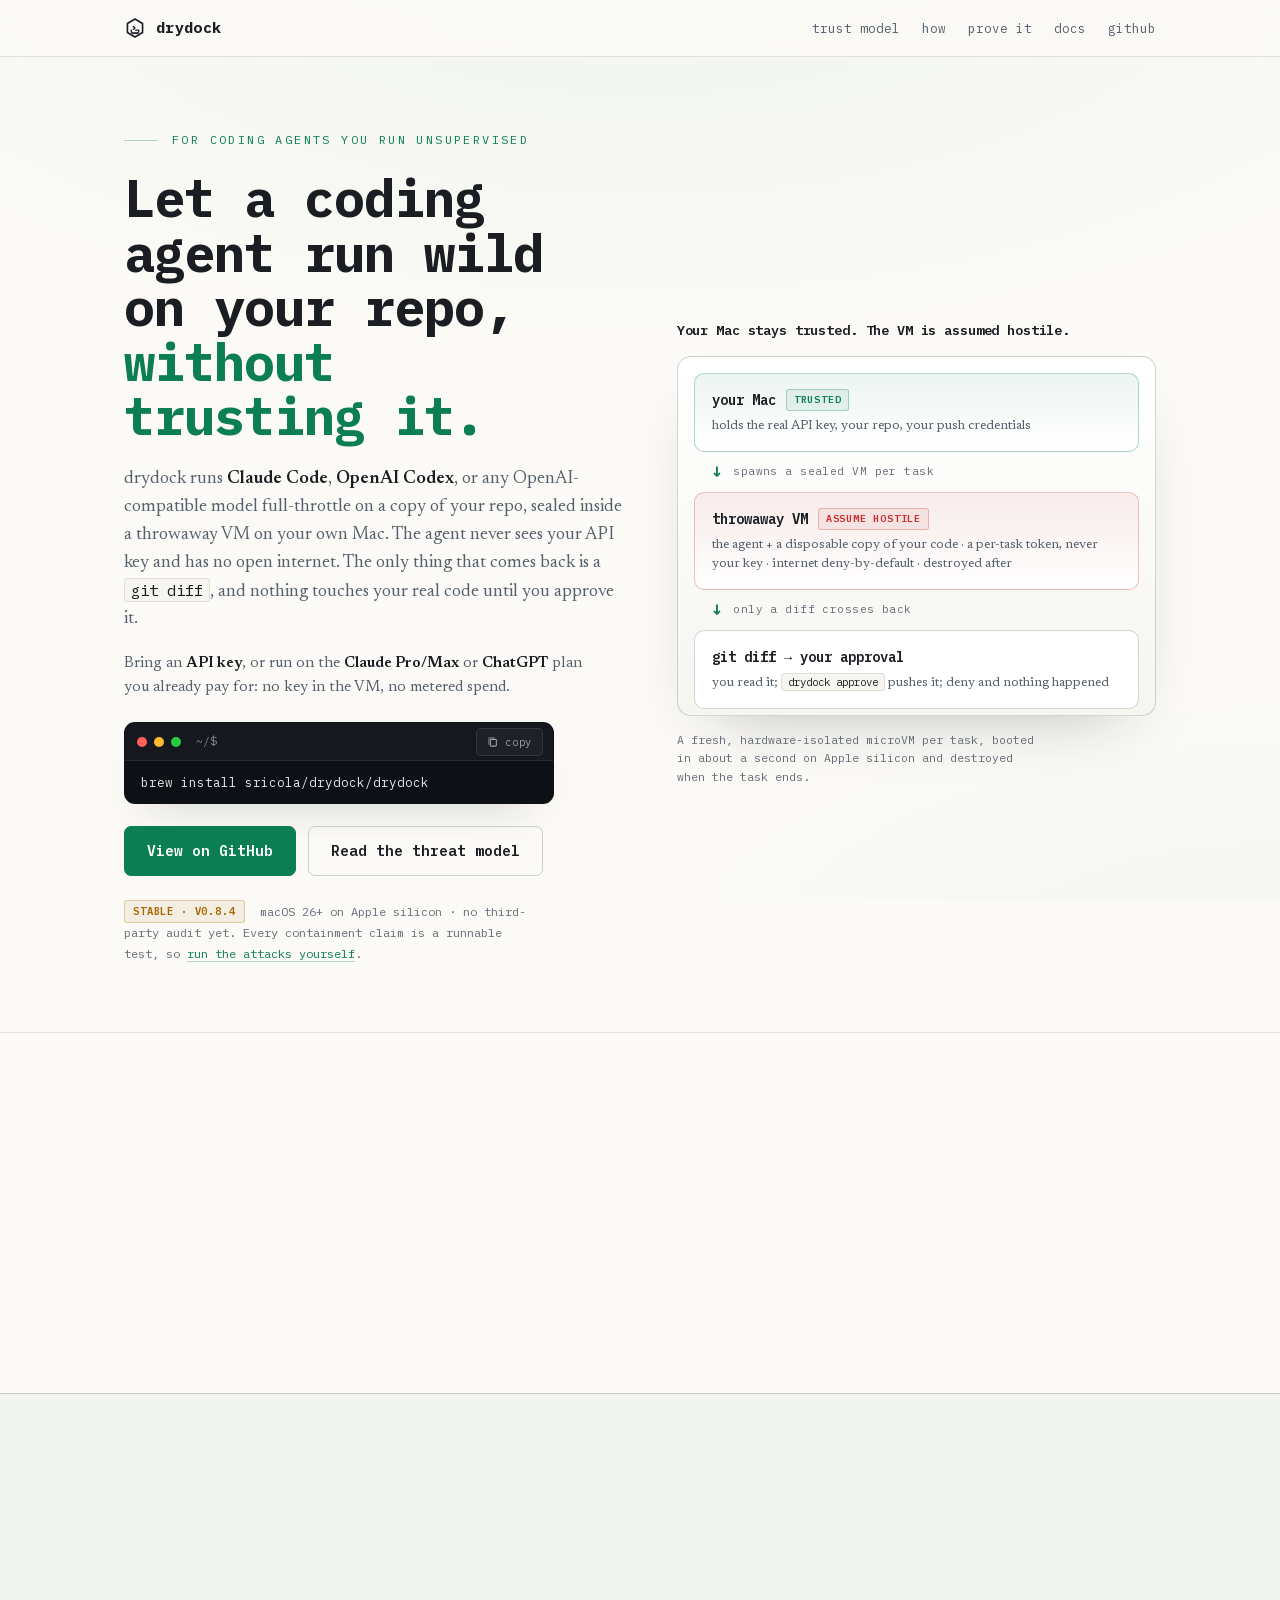
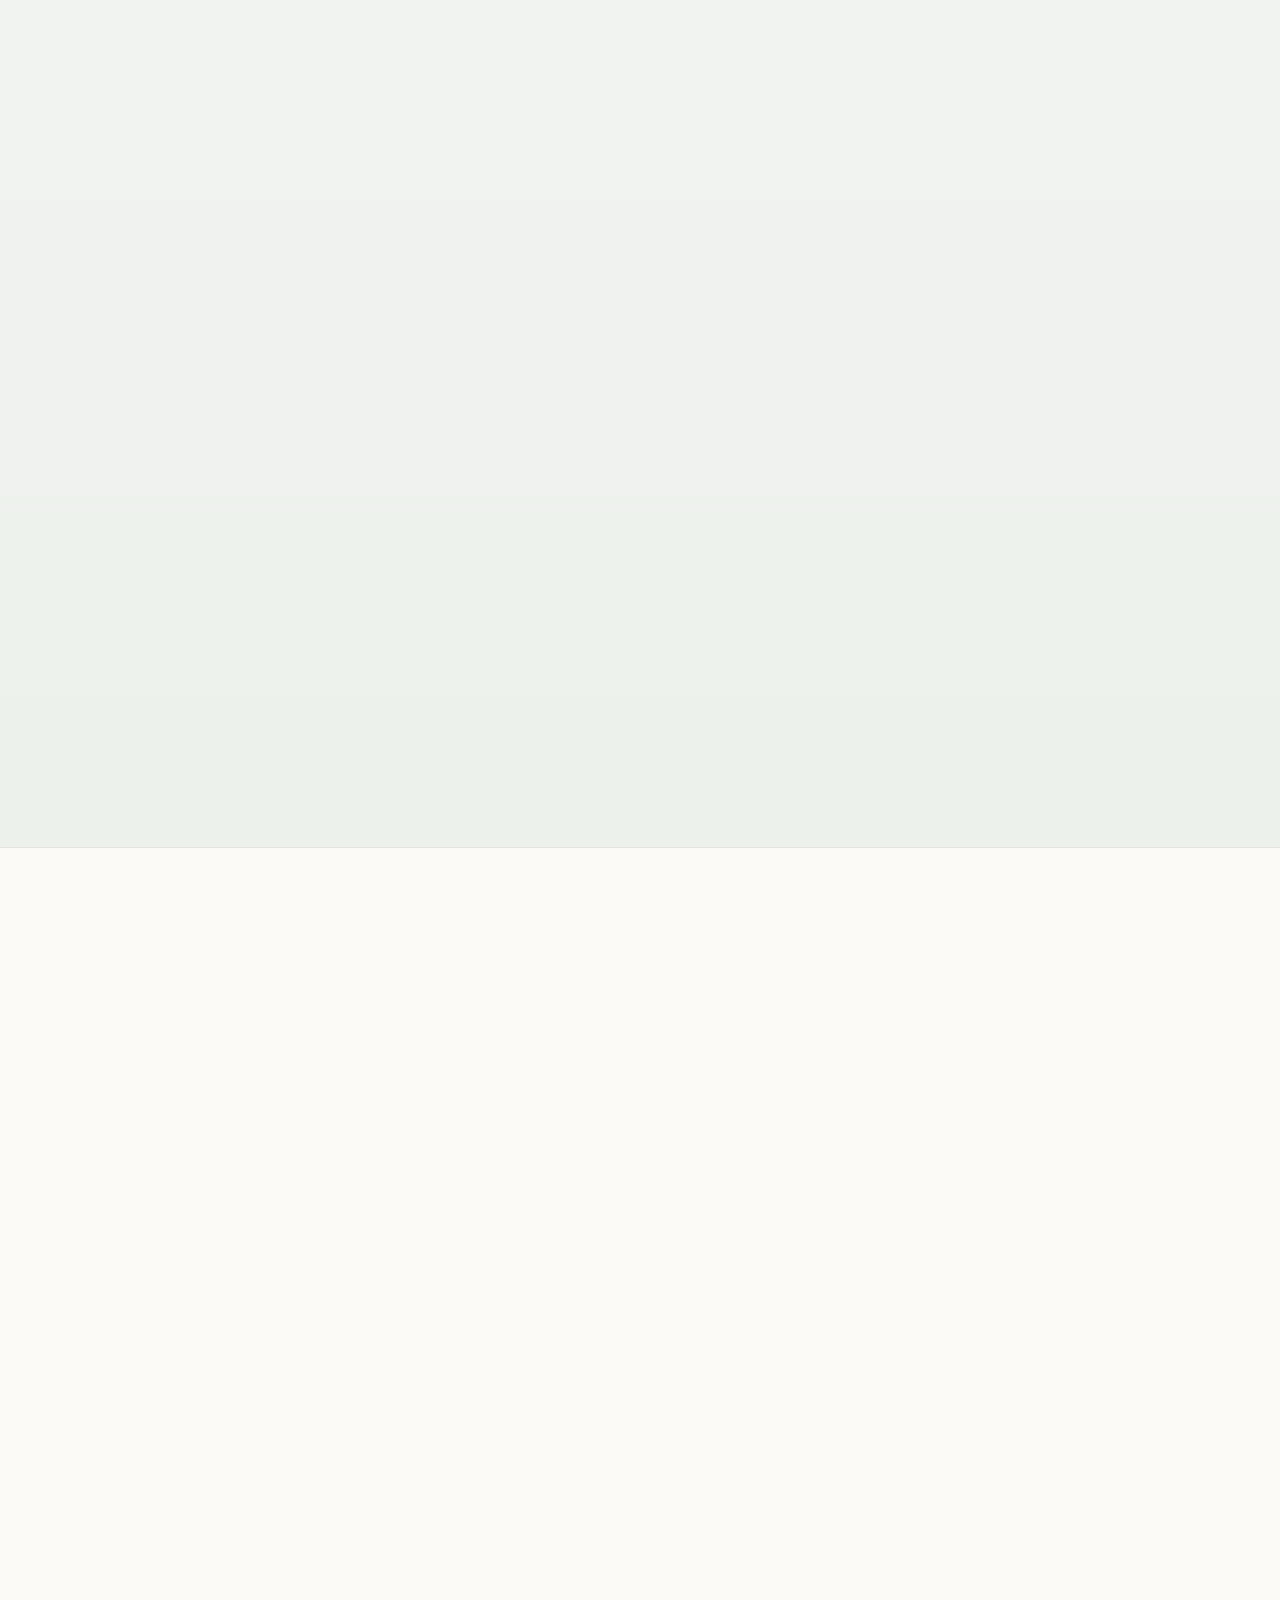
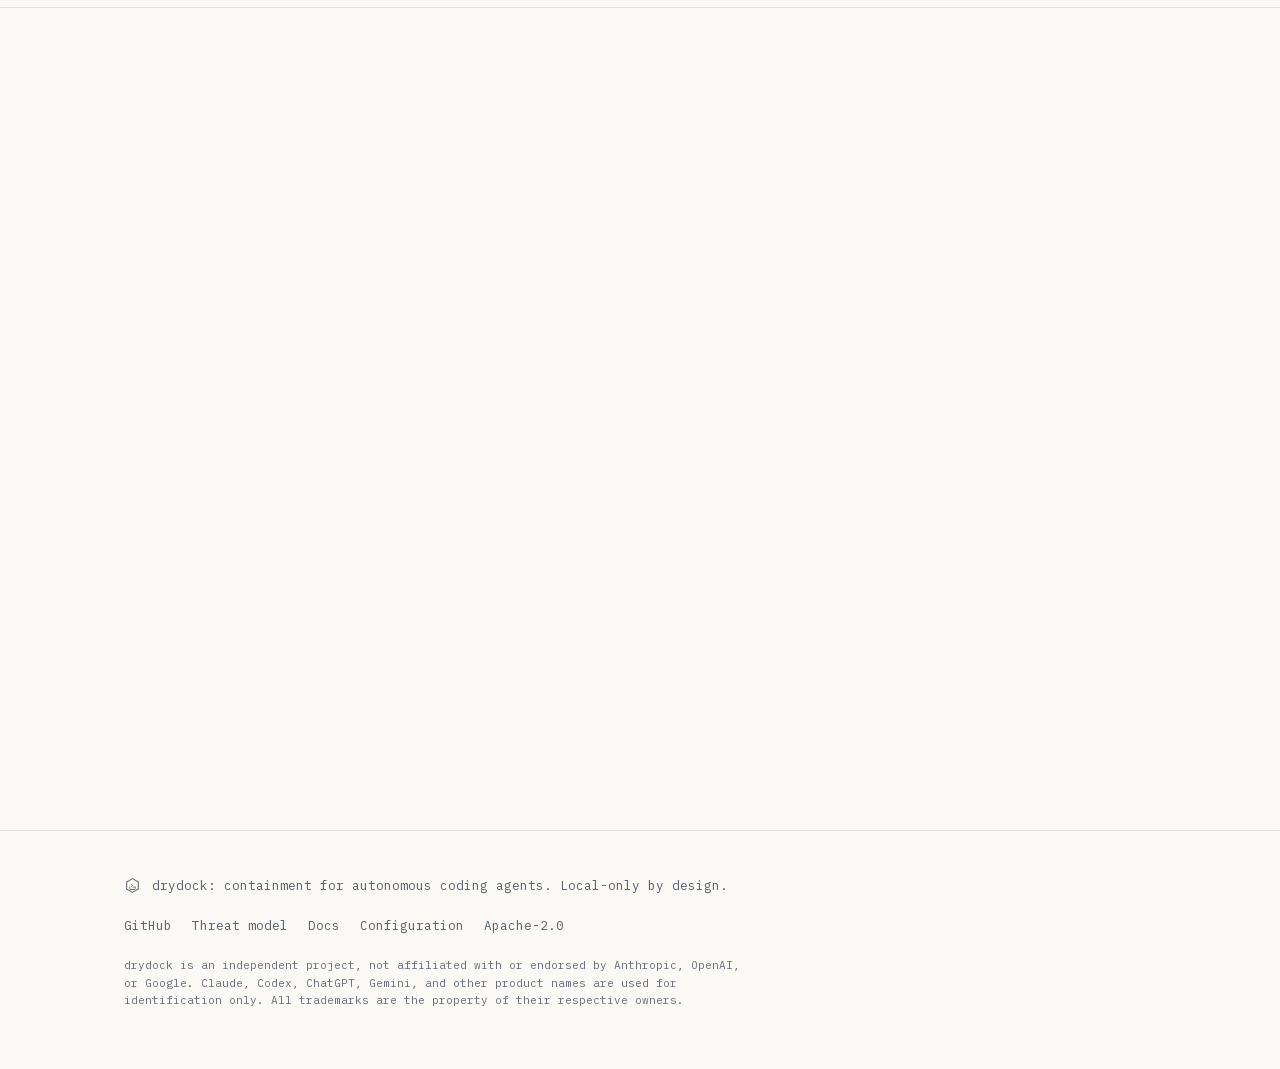
<file: site/index.html>
<!DOCTYPE html>
<html lang="en">
<head>
<meta charset="utf-8">
<meta name="viewport" content="width=device-width, initial-scale=1">
<!-- Self-hosted assets only; no third-party origins. frame-ancestors/HSTS are
     header-only and can't be set on GitHub Pages (meta ignores them). -->
<meta http-equiv="Content-Security-Policy" content="default-src 'self'; img-src 'self' data:; font-src 'self'; style-src 'self'; script-src 'self'; base-uri 'none'; form-action 'none'; object-src 'none'">
<meta name="theme-color" content="#fbfaf6">
<meta name="google-site-verification" content="JLpNG98OKVcYWfY9gf9xLWALQEkq_5NkRW2D9OKg3GA">
<meta name="msvalidate.01" content="60F7DADACD6A79BDE0381066E4965FA5">
<title>drydock: sandbox Claude Code, Codex &amp; any OpenAI-compatible model on your Mac</title>
<meta name="description" content="A sandbox for autonomous coding agents on macOS. Per-task hardware-isolated VMs, credential gateway, deny-by-default egress, human-gated diff push.">
<link rel="canonical" href="https://sricola.github.io/drydock/">
<link rel="icon" type="image/svg+xml" href="favicon.svg">
<link rel="alternate icon" href="favicon-32.png">
<!-- Open Graph / Twitter card -->
<meta property="og:title" content="drydock: run Claude Code, Codex &amp; any OpenAI-compatible model without trusting them">
<meta property="og:description" content="Run coding agents (Claude Code, Codex, or any OpenAI-compatible model) on your repos in per-task, hardware-isolated VMs on your Mac. The agent never sees your real API key; only a diff you approve gets out.">
<meta property="og:image" content="https://sricola.github.io/drydock/og-image.png">
<meta property="og:image:alt" content="drydock: a hardware-isolated sandbox for Claude Code, Codex, and any OpenAI-compatible model on macOS">
<meta property="og:url" content="https://sricola.github.io/drydock/">
<meta property="og:type" content="website">
<meta property="og:site_name" content="drydock">
<meta name="twitter:card" content="summary_large_image">
<meta name="twitter:title" content="drydock: run Claude Code, Codex &amp; any OpenAI-compatible model without trusting them">
<meta name="twitter:description" content="Run coding agents on your repos in a per-task, hardware-isolated sandbox on your Mac. The agent never sees your real API key; only a diff you approve gets out.">
<meta name="twitter:image" content="https://sricola.github.io/drydock/og-image.png">
<meta name="twitter:image:alt" content="drydock: a hardware-isolated sandbox for Claude Code, Codex, and any OpenAI-compatible model on macOS">
<script type="application/ld+json">
{
  "@context": "https://schema.org",
  "@type": "SoftwareApplication",
  "name": "drydock",
  "description": "A hardware-isolated sandbox for running coding agents (Claude Code, OpenAI Codex, or any OpenAI-compatible model) on your own repos, on macOS. The agent never sees your real API key, egress is deny-by-default, and only a diff you approve reaches your code.",
  "applicationCategory": "DeveloperApplication",
  "operatingSystem": "macOS 26+, Apple silicon",
  "url": "https://sricola.github.io/drydock/",
  "downloadUrl": "https://github.com/sricola/drydock",
  "license": "https://www.apache.org/licenses/LICENSE-2.0",
  "isAccessibleForFree": true,
  "offers": { "@type": "Offer", "price": "0", "priceCurrency": "USD" },
  "author": { "@type": "Person", "name": "sricola" }
}
</script>
<link rel="preload" as="font" type="font/woff2" crossorigin href="fonts/ibm-plex-mono-700.woff2">
<link rel="preload" as="font" type="font/woff2" crossorigin href="fonts/newsreader-400.woff2">
<link rel="stylesheet" href="style.css">
</head>
<body>

<a class="skip" href="#main">Skip to content</a>

<div class="topbar">
  <div class="wrap">
    <a class="brand" href="#top" aria-label="drydock: back to top">
      <svg class="mk" viewBox="0 0 32 32" fill="none" aria-hidden="true">
        <path d="M 16 3 L 27 9.5 L 27 22.5 L 16 29 L 5 22.5 L 5 9.5 Z" stroke-width="2.4" stroke-linejoin="round"/>
        <path d="M 10.5 19 Q 10.5 23.5 12.5 23.5 L 19.5 23.5 Q 21.5 23.5 21.5 19" stroke-width="2" stroke-linecap="round"/>
        <path d="M 12 23.5 L 20 23.5" stroke-width="2" stroke-linecap="round"/>
        <path d="M 13.5 14 L 16 16 L 13.5 18" stroke-width="2" stroke-linecap="round" stroke-linejoin="round"/>
        <path d="M 17 19 L 20 19" stroke-width="2" stroke-linecap="round"/>
      </svg>drydock
    </a>
    <nav class="nav" aria-label="Site">
      <a class="hide-sm" href="#trust">trust model</a>
      <a href="#how">how</a>
      <a class="hide-sm" href="#prove">prove it</a>
      <a href="docs/index.html">docs</a>
      <a href="https://github.com/sricola/drydock">github</a>
    </nav>
  </div>
</div>

<main id="main">

<!-- ============ HERO: hook + install on the left, the trust model drawn on
     the right. The diagram IS the thesis (host trusted / VM hostile / diff
     gate) and every later section speaks its vocabulary. ============ -->
<header class="hero" id="top">
  <div class="wrap">
    <div class="hero-grid">
      <div class="hero-copy">
        <div class="kicker reveal"><span class="bar"></span>for coding agents you run unsupervised</div>
        <h1 class="reveal">Let a coding agent run&nbsp;wild on your repo, <span class="t">without trusting&nbsp;it.</span></h1>
        <p class="lede reveal">drydock runs <b>Claude&nbsp;Code</b>, <b>OpenAI&nbsp;Codex</b>, or any OpenAI-compatible model full-throttle on a copy of your repo, sealed inside a throwaway VM on your own Mac. The agent never sees your API key and has no open internet. The only thing that comes back is a <span class="ic">git&nbsp;diff</span>, and nothing touches your real code until you approve it.</p>
        <p class="subline reveal">Bring an <b>API key</b>, or run on the <b>Claude&nbsp;Pro/Max</b> or <b>ChatGPT</b> plan you already pay for: no key in the VM, no metered spend.</p>
        <div class="hero-install reveal">
          <div class="term term-mini">
            <div class="bar">
              <span class="dot r"></span><span class="dot y"></span><span class="dot g"></span>
              <span class="ttl">~/$&nbsp;</span>
              <button class="copy" type="button" data-copy-target="#hero-install-pre" aria-label="copy install command to clipboard">
                <svg class="copy-icon" viewBox="0 0 16 16" fill="none" aria-hidden="true">
                  <rect x="4.5" y="4.5" width="8" height="9" rx="1.2" stroke="currentColor" stroke-width="1.4"/>
                  <path d="M 3 3 V 11.5 H 2 V 3 A 1 1 0 0 1 3 2 H 10 V 3 Z" fill="currentColor"/>
                </svg>
                <svg class="copy-check" viewBox="0 0 16 16" fill="none" aria-hidden="true">
                  <path d="M 3 8 L 7 12 L 13 4" stroke="currentColor" stroke-width="2" stroke-linecap="round" stroke-linejoin="round"/>
                </svg>
                <span class="copy-label">copy</span>
              </button>
            </div>
<pre id="hero-install-pre">brew install sricola/drydock/drydock</pre>
          </div>
        </div>
        <div class="herocta reveal">
          <a class="btn" href="https://github.com/sricola/drydock">View on GitHub</a>
          <a class="btn-ghost" href="docs/threat-model.html">Read the threat model</a>
        </div>
        <p class="herocaveat reveal"><span class="statustag">stable · v0.8.4</span> macOS&nbsp;26+ on Apple silicon · no third-party audit yet. Every containment claim is a runnable test, so <a href="#prove">run the attacks yourself</a>.</p>
      </div>

      <aside class="hero-viz reveal" id="trust">
        <div class="viz-label">Your Mac stays trusted. The VM is assumed hostile.</div>
        <div class="tmodel" role="img" aria-label="Trust model: your Mac hosts a sealed throwaway VM where the agent works on a copy of the repo. Only a git diff crosses back, and only after your approval.">
          <div class="tm-node tm-host">
            <div class="tm-t">your Mac <span class="tm-safe">trusted</span></div>
            <div class="tm-d">holds the real API key, your repo, your push credentials</div>
          </div>
          <div class="tm-link" aria-hidden="true"><span>spawns a sealed VM per task</span></div>
          <div class="tm-node tm-vm">
            <div class="tm-t">throwaway VM <span class="tm-hostile">assume hostile</span></div>
            <div class="tm-d">the agent + a disposable copy of your code · a per-task token, never your key · internet deny-by-default · destroyed after</div>
          </div>
          <div class="tm-link" aria-hidden="true"><span>only a diff crosses back</span></div>
          <div class="tm-node tm-gate">
            <div class="tm-t">git diff → your approval</div>
            <div class="tm-d">you read it; <span class="ic">drydock approve</span> pushes it; deny and nothing happened</div>
          </div>
        </div>
        <p class="viz-note">A fresh, hardware-isolated microVM per task, booted in about a second on Apple silicon and destroyed when the task ends.</p>
      </aside>
    </div>
  </div>
</header>

<section id="guarantees">
  <div class="wrap">
    <div class="seclabel reveal">Core guarantees</div>
    <h2 class="sr-only">Core security guarantees</h2>
    <div class="cards">
      <div class="card reveal">
        <h3>Your key never enters the VM</h3>
        <p>A credential gateway on the host swaps in a short-lived, budget-scoped token. The agent can spend its allowance, but it can never read, log, or leak the key.</p>
      </div>
      <div class="card reveal">
        <h3>No open internet</h3>
        <p>Egress is deny-by-default through a host-side proxy. The agent reaches the model API and the package registries you allow, and nothing else. Widening is per-task and human-approved.</p>
      </div>
      <div class="card reveal">
        <h3>Only a diff comes back</h3>
        <p>The VM is destroyed after every task; nothing persists. The work survives as a <span class="ic">git diff</span> that lands only after you read and approve it.</p>
      </div>
    </div>
  </div>
</section>

<!-- ============ PROOF, promoted onto a full-bleed band: the single most
     persuasive asset (real red-team attacks failing live) sits high, right
     after the claims it proves. ============ -->
<section id="prove" class="band">
  <div class="wrap">
    <div class="seclabel reveal">Prove it yourself</div>
    <h2 class="reveal">Don't take the threat model's word for it.</h2>
    <p class="lede reveal">Every containment claim is a real <span class="ic">go&nbsp;test</span> red-team case that runs the actual attack (key exfiltration, hostile egress, cross-task persistence) and asserts it fails. Run them on your own machine. No API key, no spend, about five minutes.</p>
    <div class="proof-grid">
      <div class="install reveal">
        <div class="term install-term">
          <div class="bar"><span class="dot r"></span><span class="dot y"></span><span class="dot g"></span><span class="ttl">~/$&nbsp;</span>
            <button class="copy" type="button" data-copy-target="#redteam-pre" aria-label="copy red-team commands to clipboard">
              <svg class="copy-icon" viewBox="0 0 16 16" fill="none" aria-hidden="true">
                <rect x="4.5" y="4.5" width="8" height="9" rx="1.2" stroke="currentColor" stroke-width="1.4"/>
                <path d="M 3 3 V 11.5 H 2 V 3 A 1 1 0 0 1 3 2 H 10 V 3 Z" fill="currentColor"/>
              </svg>
              <svg class="copy-check" viewBox="0 0 16 16" fill="none" aria-hidden="true">
                <path d="M 3 8 L 7 12 L 13 4" stroke="currentColor" stroke-width="2" stroke-linecap="round" stroke-linejoin="round"/>
              </svg>
              <span class="copy-label">copy</span>
            </button>
          </div>
<pre id="redteam-pre"><span class="c"># the live containment attacks: key exfil, egress, ephemerality</span>
drydock redteam
<span class="c"># …or watch all seven, including live VM isolation</span>
make demo VM=1</pre>
        </div>
      </div>
      <figure class="demo reveal">
        <picture>
          <source media="(prefers-reduced-motion: reduce)" srcset="breach-still.png">
          <img src="breach.gif" alt="drydock running real red-team attacks, each one contained live" loading="lazy" width="979" height="650">
        </picture>
        <figcaption><b>Real attacks, contained live.</b> Every green is an actual <code>go&nbsp;test</code> red-team case.</figcaption>
      </figure>
    </div>
    <div class="supply reveal">
      <h3>And verify what you're running</h3>
      <ul role="list">
        <li><b>Reproducible binaries</b>: rebuild a release and compare checksums byte-for-byte.</li>
        <li><b>Signed + attested releases</b>: Sigstore cosign signatures and SLSA build provenance on every tag.</li>
        <li><b>SBOM per release</b>: a CycloneDX inventory of everything inside.</li>
        <li><b>Scanned daily</b>: <span class="ic">govulncheck</span> gates every commit; the sandbox image is CVE-scanned in CI, with exceptions public and expiring.</li>
      </ul>
      <p><a href="https://github.com/sricola/drydock/blob/main/SECURITY.md">How to verify a release →</a></p>
    </div>
  </div>
</section>

<section id="how">
  <div class="wrap">
    <div class="seclabel reveal">How it works</div>
    <h2 class="reveal">Three steps. The agent never gets the keys to your machine.</h2>
    <ol class="steps" role="list">
      <li class="step reveal">
        <div class="idx" aria-hidden="true">01</div>
        <h3>Point it at a repo</h3>
        <p>Give drydock a repo URL and a task. It clones a disposable copy and boots a fresh VM around it.</p>
      </li>
      <li class="step reveal">
        <div class="idx" aria-hidden="true">02</div>
        <h3>The agent runs sealed</h3>
        <p>No key, no host access, no open internet. It works the copy at full tilt: no permission prompts, no babysitting.</p>
      </li>
      <li class="step reveal">
        <div class="idx" aria-hidden="true">03</div>
        <h3>You approve the diff</h3>
        <p>Review in the terminal or the local web board (<span class="ic">drydock ui</span>), then approve or deny. Approved diffs push to a branch; denied ones vanish with the VM.</p>
      </li>
    </ol>
    <div class="install run-stream reveal">
      <div class="term install-term">
        <div class="bar"><span class="dot r"></span><span class="dot y"></span><span class="dot g"></span><span class="ttl">~/$&nbsp;drydock submit</span></div>
<pre id="submit-pre"><span class="c"># one task, from prompt to the approval gate</span>
drydock submit --repo <span class="k">git@github.com:you/repo</span> \
  --instruction <span class="a">"Add tests for the auth module."</span>

task ab12cd34 accepted
  <span class="c">preparing · cloning repo</span>
  <span class="c">running · claude working (sealed VM, no key, no open net)</span>
  <span class="y">⏸ awaiting approval · 1.2 KB diff (4 files)</span>
     review: drydock review ab12cd34   approve: drydock approve ab12cd34
<span class="g">✓ pushed agent/ab12cd34 · 4 files +120/-8 · 2m18s · $0.11</span></pre>
      </div>
    </div>
  </div>
</section>

<section id="install">
  <div class="wrap">
    <div class="seclabel reveal">Install</div>
    <h2 class="reveal">Two commands to a sealed first task.</h2>
    <div class="install reveal">
      <div class="term install-term">
        <div class="bar">
          <span class="dot r"></span><span class="dot y"></span><span class="dot g"></span>
          <span class="ttl">~/$&nbsp;</span>
          <button class="copy" type="button" data-copy-target="#install-pre"
                  aria-label="copy install commands to clipboard">
            <svg class="copy-icon" viewBox="0 0 16 16" fill="none" aria-hidden="true">
              <rect x="4.5" y="4.5" width="8" height="9" rx="1.2" stroke="currentColor" stroke-width="1.4"/>
              <path d="M 3 3 V 11.5 H 2 V 3 A 1 1 0 0 1 3 2 H 10 V 3 Z" fill="currentColor"/>
            </svg>
            <svg class="copy-check" viewBox="0 0 16 16" fill="none" aria-hidden="true">
              <path d="M 3 8 L 7 12 L 13 4" stroke="currentColor" stroke-width="2" stroke-linecap="round" stroke-linejoin="round"/>
            </svg>
            <span class="copy-label">copy</span>
          </button>
        </div>
<pre id="install-pre"><span class="c"># install, then one command sets up the runtime + proxy</span>
brew install sricola/drydock/drydock
drydock setup

<span class="c"># credential: a vendor API key…</span>
export <span class="a">ANTHROPIC_API_KEY</span>=<span class="r">sk-ant-…</span>
<span class="c"># …or no key at all, reuse a plan you already pay for:</span>
<span class="c">#   drydock auth claude   # Claude Pro/Max</span>
<span class="c">#   drydock auth codex    # ChatGPT</span>
drydock start

<span class="c"># then hand it a real task (blocks until you approve the diff):</span>
drydock submit --repo <span class="k">git@github.com:you/repo</span> --instruction <span class="a">"…"</span></pre>
      </div>
      <div class="install-foot">
        <a href="docs/quickstart.html">quickstart</a>
        ·
        <a href="https://github.com/sricola/drydock/releases/latest">latest release notes</a>
        ·
        <a href="docs/daemon.html">run unattended <span class="newtag">new · on main</span></a>
      </div>
    </div>
  </div>
</section>

<section id="works">
  <div class="wrap">
    <div class="seclabel reveal">Works with</div>
    <h2 class="sr-only">Supported agents and credentials</h2>
    <div class="works reveal">
      <div class="works-agents">
        <span>Claude&nbsp;Code <em>· Anthropic</em></span>
        <span class="sep" aria-hidden="true">/</span>
        <span>OpenAI&nbsp;Codex <em>· OpenAI</em></span>
        <span class="sep" aria-hidden="true">/</span>
        <span>Any&nbsp;OpenAI-compatible&nbsp;model <em>· Gemini · OpenRouter · local</em></span>
      </div>
      <p class="works-note">Bring an <b>API key</b>, or run on your existing <b>Claude&nbsp;Pro/Max</b> or <b>ChatGPT</b> subscription with no key at all. Either way the credential stays on your Mac; the VM only ever sees a per-task token. <a href="docs/authentication.html">Authentication →</a> <a href="docs/models.html">Bring your own model →</a></p>
    </div>
  </div>
</section>

<section id="docker">
  <div class="wrap">
    <div class="seclabel reveal">Why not just Docker?</div>
    <h2 class="reveal">A container shares your kernel. This doesn't.</h2>
    <div class="prose2 reveal">
      <p>Docker is a fine tool; it just answers a different question. On macOS, containers share one Linux VM and one kernel, and a container does nothing about the parts that actually leak: your API key in the env, unrestricted egress, and an agent pushing straight to origin.</p>
      <p>drydock gives every task its own hardware-isolated VM via Apple's <span class="ic">container</span> runtime, and puts the missing controls on the seam: a credential gateway (the key never enters), a deny-by-default egress proxy, and a human approval gate in front of every push. The isolation is the floor, not the feature.</p>
    </div>
  </div>
</section>

<section id="threats">
  <div class="wrap">
    <div class="seclabel reveal">Attack surface</div>
    <h2 class="reveal">What's contained, and the residual risk.</h2>
    <table class="tbl reveal">
      <thead><tr><th>Attack</th><th>What drydock does</th><th>Residual risk</th></tr></thead>
      <tbody>
        <tr>
          <td data-l="Attack">Exfiltrate your API key</td>
          <td data-l="What drydock does">The real key never enters the VM. The agent gets only a short-lived, budget-scoped token via the gateway. <span class="tag host">contained</span></td>
          <td data-l="Residual risk">A leaked token is rate- and budget-limited, and dies with the task. <span class="tag vm">scoped</span></td>
        </tr>
        <tr>
          <td data-l="Attack">Call home / exfiltrate code</td>
          <td data-l="What drydock does">Egress is deny-by-default; the agent reaches only your allowlist, through the proxy. <span class="tag host">contained</span></td>
          <td data-l="Residual risk">An allow-listed host is still reachable; widening is human-approved per task. <span class="tag vm">your call</span></td>
        </tr>
        <tr>
          <td data-l="Attack">Persist / tamper with your machine</td>
          <td data-l="What drydock does">The VM is a throwaway, destroyed after each task; your real repo and credentials are never mounted into it; the agent works a disposable copy. <span class="tag host">contained</span></td>
          <td data-l="Residual risk">None on the host; any persistence dies with the VM. <span class="tag oos">in-VM only</span></td>
        </tr>
        <tr>
          <td data-l="Attack">Sneak a backdoor into the diff</td>
          <td data-l="What drydock does">Nothing reaches origin until you read the diff and approve it. <span class="tag host">gated</span></td>
          <td data-l="Residual risk">drydock makes a malicious diff <em>reviewable</em>, not impossible: approve a subtle one and it lands. <span class="tag oos">on you</span></td>
        </tr>
      </tbody>
    </table>
    <p class="prose reveal">The full <a href="docs/threat-model.html">threat model</a> is the contract: it enumerates every attack and what drydock does and doesn't defend. A containment that overclaims fails quietly, so it also names the edges, prompt injection is <em>contained</em>, not prevented; a subtle backdoor you approve still lands; a compromised host is out of scope; and it is pre-1.0 with <b>no third-party security audit</b>. Read it before you trust it.</p>
  </div>
</section>

</main>

<footer>
  <div class="wrap">
    <div class="foot-brand">
      <svg class="mk" viewBox="0 0 32 32" fill="none" aria-hidden="true">
        <path d="M 16 3 L 27 9.5 L 27 22.5 L 16 29 L 5 22.5 L 5 9.5 Z" stroke-width="2" stroke-linejoin="round"/>
        <path d="M 10.5 19 Q 10.5 23.5 12.5 23.5 L 19.5 23.5 Q 21.5 23.5 21.5 19" stroke-width="1.6" stroke-linecap="round"/>
        <path d="M 12 23.5 L 20 23.5" stroke-width="1.6" stroke-linecap="round"/>
        <path d="M 13.5 14 L 16 16 L 13.5 18" stroke-width="1.6" stroke-linecap="round" stroke-linejoin="round"/>
        <path d="M 17 19 L 20 19" stroke-width="1.6" stroke-linecap="round"/>
      </svg>
      <span>drydock: containment for autonomous coding agents. Local-only by design.</span>
    </div>
    <nav class="foot-links" aria-label="Footer">
      <a href="https://github.com/sricola/drydock">GitHub</a>
      <a href="docs/threat-model.html">Threat model</a>
      <a href="docs/index.html">Docs</a>
      <a href="docs/configuration.html">Configuration</a>
      <a href="https://github.com/sricola/drydock/blob/main/LICENSE">Apache-2.0</a>
    </nav>
    <p class="foot-legal">drydock is an independent project, not affiliated with or endorsed by Anthropic, OpenAI, or Google. Claude, Codex, ChatGPT, Gemini, and other product names are used for identification only. All trademarks are the property of their respective owners.</p>
  </div>
</footer>

<script src="app.js" defer></script>
</body>
</html>
</file>
<file: site/style.css>
/* Self-hosted fonts (latin subset, woff2). Was Google Fonts, removed to
   drop the third-party render-blocking request and the visitor-IP leak to
   Google. Same bytes gstatic served, now same-origin + private. */
@font-face {
  font-family: 'IBM Plex Mono';
  font-style: italic;
  font-weight: 400;
  font-display: swap;
  src: url('fonts/ibm-plex-mono-400i.woff2') format('woff2');
  unicode-range: U+0000-00FF, U+0131, U+0152-0153, U+02BB-02BC, U+02C6, U+02DA, U+02DC, U+0304, U+0308, U+0329, U+2000-206F, U+20AC, U+2122, U+2191, U+2193, U+2212, U+2215, U+FEFF, U+FFFD;
}
@font-face {
  font-family: 'IBM Plex Mono';
  font-style: normal;
  font-weight: 400;
  font-display: swap;
  src: url('fonts/ibm-plex-mono-400.woff2') format('woff2');
  unicode-range: U+0000-00FF, U+0131, U+0152-0153, U+02BB-02BC, U+02C6, U+02DA, U+02DC, U+0304, U+0308, U+0329, U+2000-206F, U+20AC, U+2122, U+2191, U+2193, U+2212, U+2215, U+FEFF, U+FFFD;
}
@font-face {
  font-family: 'IBM Plex Mono';
  font-style: normal;
  font-weight: 500;
  font-display: swap;
  src: url('fonts/ibm-plex-mono-500.woff2') format('woff2');
  unicode-range: U+0000-00FF, U+0131, U+0152-0153, U+02BB-02BC, U+02C6, U+02DA, U+02DC, U+0304, U+0308, U+0329, U+2000-206F, U+20AC, U+2122, U+2191, U+2193, U+2212, U+2215, U+FEFF, U+FFFD;
}
@font-face {
  font-family: 'IBM Plex Mono';
  font-style: normal;
  font-weight: 600;
  font-display: swap;
  src: url('fonts/ibm-plex-mono-600.woff2') format('woff2');
  unicode-range: U+0000-00FF, U+0131, U+0152-0153, U+02BB-02BC, U+02C6, U+02DA, U+02DC, U+0304, U+0308, U+0329, U+2000-206F, U+20AC, U+2122, U+2191, U+2193, U+2212, U+2215, U+FEFF, U+FFFD;
}
@font-face {
  font-family: 'IBM Plex Mono';
  font-style: normal;
  font-weight: 700;
  font-display: swap;
  src: url('fonts/ibm-plex-mono-700.woff2') format('woff2');
  unicode-range: U+0000-00FF, U+0131, U+0152-0153, U+02BB-02BC, U+02C6, U+02DA, U+02DC, U+0304, U+0308, U+0329, U+2000-206F, U+20AC, U+2122, U+2191, U+2193, U+2212, U+2215, U+FEFF, U+FFFD;
}
@font-face {
  font-family: 'Newsreader';
  font-style: italic;
  font-weight: 400;
  font-display: swap;
  src: url('fonts/newsreader-400i.woff2') format('woff2');
  unicode-range: U+0000-00FF, U+0131, U+0152-0153, U+02BB-02BC, U+02C6, U+02DA, U+02DC, U+0304, U+0308, U+0329, U+2000-206F, U+20AC, U+2122, U+2191, U+2193, U+2212, U+2215, U+FEFF, U+FFFD;
}
@font-face {
  font-family: 'Newsreader';
  font-style: normal;
  font-weight: 400;
  font-display: swap;
  src: url('fonts/newsreader-400.woff2') format('woff2');
  unicode-range: U+0000-00FF, U+0131, U+0152-0153, U+02BB-02BC, U+02C6, U+02DA, U+02DC, U+0304, U+0308, U+0329, U+2000-206F, U+20AC, U+2122, U+2191, U+2193, U+2212, U+2215, U+FEFF, U+FFFD;
}
@font-face {
  font-family: 'Newsreader';
  font-style: normal;
  font-weight: 500;
  font-display: swap;
  src: url('fonts/newsreader-500.woff2') format('woff2');
  unicode-range: U+0000-00FF, U+0131, U+0152-0153, U+02BB-02BC, U+02C6, U+02DA, U+02DC, U+0304, U+0308, U+0329, U+2000-206F, U+20AC, U+2122, U+2191, U+2193, U+2212, U+2215, U+FEFF, U+FFFD;
}
@font-face {
  font-family: 'Newsreader';
  font-style: normal;
  font-weight: 600;
  font-display: swap;
  src: url('fonts/newsreader-600.woff2') format('woff2');
  unicode-range: U+0000-00FF, U+0131, U+0152-0153, U+02BB-02BC, U+02C6, U+02DA, U+02DC, U+0304, U+0308, U+0329, U+2000-206F, U+20AC, U+2122, U+2191, U+2193, U+2212, U+2215, U+FEFF, U+FFFD;
}

:root{
  --bg:#fbfaf6;          /* warm paper */
  --bg2:#f4f3ee;
  --panel:#ffffff;
  --panel2:#f6f5f0;
  --ink:#1a1d22;         /* dark slate */
  --mut:#54606b;
  --faint:#646d78;      /* clears AA (5.0:1) on warm paper for small labels + legal */
  --line:rgba(20,25,30,.10);
  --line2:rgba(20,25,30,.18);
  --red:#c92c2c;
  --red-dim:rgba(201,44,44,.07);
  --red-line:rgba(201,44,44,.28);
  --grn:#0b7e53;        /* deep emerald: clears AA (4.5:1) as small text on paper/panel */
  --grn-dim:rgba(11,126,83,.07);
  --grn-line:rgba(11,126,83,.30);
  --amber:#a86600;
  --blue:#2d5fc7;
  --mono:"IBM Plex Mono",ui-monospace,Menlo,monospace;
  --serif:"Newsreader",Georgia,serif;
}
*{box-sizing:border-box}
html{scroll-behavior:smooth}
[id]{scroll-margin-top:72px}              /* sticky topbar must not cover anchored sections */
.sr-only{position:absolute;width:1px;height:1px;padding:0;margin:-1px;overflow:hidden;clip:rect(0,0,0,0);white-space:nowrap;border:0}
/* skip link: hidden until focused */
.skip{position:absolute;left:12px;top:-48px;z-index:20;background:var(--ink);color:#fff;
  font-family:var(--mono);font-size:13px;padding:9px 14px;border-radius:6px;text-decoration:none;transition:top .18s}
.skip:focus{top:12px}
body{
  margin:0;background:var(--bg);color:var(--ink);
  font-family:var(--serif);font-size:17px;line-height:1.6;
  -webkit-font-smoothing:antialiased;
}
body::before{
  content:"";position:fixed;inset:0;pointer-events:none;z-index:0;
  background:
    radial-gradient(120% 80% at 50% -10%,rgba(11,126,83,.05),transparent 60%),
    radial-gradient(90% 60% at 100% 110%,rgba(45,95,199,.035),transparent 55%);
}
.wrap{position:relative;z-index:1;max-width:1080px;margin:0 auto;padding:0 24px}
a{color:inherit}
.ic{font-family:var(--mono);font-size:.86em;background:var(--panel2);border:1px solid var(--line);border-radius:3px;padding:1px 6px;color:var(--ink);white-space:nowrap}

/* ---- top bar (sticky) ---- */
.topbar{position:sticky;top:0;z-index:10;border-bottom:1px solid var(--line);background:rgba(251,250,246,.85);backdrop-filter:blur(10px);-webkit-backdrop-filter:blur(10px)}
.topbar .wrap{display:flex;align-items:center;justify-content:space-between;height:56px}
.brand{font-family:var(--mono);font-weight:700;letter-spacing:.02em;font-size:15px;display:flex;align-items:center;text-decoration:none;color:var(--ink)}
.brand .mk{display:inline-block;width:22px;height:22px;margin-right:10px}
.brand .mk path{stroke:var(--ink)}
.nav{font-family:var(--mono);font-size:12.5px;color:var(--mut);display:flex;gap:22px}
.nav a{text-decoration:none;transition:color .2s;padding:4px 0}
.nav a:hover{color:var(--grn)}
@media(max-width:680px){.nav{gap:18px;font-size:12px}.nav a.hide-sm{display:none}}

/* ---- hero ---- */
.hero{padding:88px 0 60px;position:relative}
@media(max-width:680px){.hero{padding:44px 0 40px}}
.kicker{font-family:var(--mono);font-size:12px;letter-spacing:.2em;text-transform:uppercase;color:var(--grn);margin-bottom:28px;display:flex;align-items:center;line-height:1.5}
.kicker .bar{display:inline-block;width:34px;height:1px;background:var(--grn-line);margin-right:14px;flex:none}
h1{
  font-family:var(--mono);font-weight:700;
  font-size:clamp(33px,6.2vw,66px);line-height:1.05;letter-spacing:-.02em;
  margin:0 0 26px;max-width:16ch;text-wrap:balance;
}
h1 .t{color:var(--grn)}
.lede{font-size:clamp(17px,2.1vw,21px);line-height:1.55;max-width:60ch;color:var(--mut)}
.lede b{font-weight:600;color:var(--ink)}
.herostatus{margin-top:26px;max-width:66ch;font-family:var(--mono);font-size:12.5px;line-height:1.65;color:var(--mut)}
.herostatus b{color:var(--ink);font-weight:600}
.herostatus a{color:var(--grn);text-decoration:none;border-bottom:1px solid var(--grn-line)}
.herostatus a:hover{border-bottom-color:var(--grn)}

/* badges: platform + security properties */
.badges{list-style:none;display:flex;flex-wrap:wrap;gap:8px;margin:26px 0 0;padding:0}
.badges li{font-family:var(--mono);font-size:11.5px;letter-spacing:.03em;color:var(--mut);
  border:1px solid var(--line2);border-radius:100px;padding:5px 13px;background:var(--panel)}
.badges li::before{content:"";display:inline-block;width:5px;height:5px;border-radius:50%;
  background:var(--grn);margin-right:8px;vertical-align:1.5px}

.herocta{display:flex;flex-wrap:wrap;gap:12px;margin-top:30px}
.herocta a{display:inline-flex;align-items:center;justify-content:center;padding:12px 22px;border-radius:7px;font-weight:600;font-size:14.5px;text-decoration:none;font-family:var(--mono)}
.herocta .btn{background:var(--grn);color:#fff;border:1px solid var(--grn)}
.herocta .btn:hover{filter:brightness(1.07)}
.herocta .btn-ghost{background:transparent;color:var(--ink);border:1px solid var(--line2)}
.herocta .btn-ghost:hover{border-color:var(--ink)}
.statustag{display:inline-block;font-size:10.5px;letter-spacing:.08em;text-transform:uppercase;font-weight:600;
  color:var(--amber);background:rgba(168,102,0,.08);border:1px solid rgba(168,102,0,.28);
  border-radius:3px;padding:2px 8px;margin-right:8px;vertical-align:1px}
@media(max-width:520px){
  .herocta{flex-direction:column;align-items:stretch}
  .herocta a{width:100%}
}

/* ---- sections ---- */
section{padding:64px 0;border-top:1px solid var(--line)}
@media(max-width:680px){section{padding:46px 0}}
.seclabel{font-family:var(--mono);font-size:11.5px;letter-spacing:.2em;text-transform:uppercase;color:var(--faint);margin-bottom:16px}
h2{font-family:var(--mono);font-weight:600;font-size:clamp(22px,3.2vw,31px);letter-spacing:-.01em;margin:0 0 22px;line-height:1.18;max-width:22ch;text-wrap:balance}
.prose{max-width:64ch;color:var(--mut)}
.prose p{margin:0 0 16px}
.prose p:last-child{margin-bottom:0}
.prose b{color:var(--ink);font-weight:600}
.prose a{color:var(--grn);text-decoration:underline;text-underline-offset:2px}
.prose2{max-width:66ch;color:var(--mut);font-size:16px;line-height:1.7}
.prose2 p{margin:0 0 15px}
.prose2 p:last-child{margin-bottom:0}
.prose2 b{color:var(--ink);font-weight:600}

/* ---- trust-model diagram (Mac -> sealed VM -> diff -> approval) ---- */
.tmodel{margin-top:8px;display:grid;gap:0;max-width:760px}
.tm-node{border:1px solid var(--line2);border-radius:10px;background:var(--panel);padding:18px 20px}
.tm-t{font-family:var(--mono);font-weight:600;font-size:15px;color:var(--ink);display:flex;align-items:center;flex-wrap:wrap;gap:10px}
.tm-d{font-size:14.5px;color:var(--mut);margin-top:7px;line-height:1.5}
.tm-host{border-color:var(--grn-line);background:linear-gradient(180deg,var(--grn-dim),var(--panel))}
.tm-vm{border-color:var(--red-line);background:linear-gradient(180deg,var(--red-dim),var(--panel))}
.tm-gate{border-color:var(--line2)}
.tm-safe{font-family:var(--mono);font-size:10px;letter-spacing:.08em;text-transform:uppercase;font-weight:600;color:var(--grn);background:var(--grn-dim);border:1px solid var(--grn-line);border-radius:3px;padding:2px 7px}
.tm-hostile{font-family:var(--mono);font-size:10px;letter-spacing:.08em;text-transform:uppercase;font-weight:600;color:var(--red);background:var(--red-dim);border:1px solid var(--red-line);border-radius:3px;padding:2px 7px}
.tm-link{display:flex;align-items:center;gap:12px;padding:10px 0 10px 22px;color:var(--faint);
  font-family:var(--mono);font-size:11.5px;letter-spacing:.04em}
.tm-link::before{content:"↓";color:var(--grn);font-size:15px;font-weight:700}

/* ---- guarantee cards ---- */
.cards{display:grid;grid-template-columns:repeat(3,1fr);gap:16px;margin-top:8px}
@media(max-width:820px){.cards{grid-template-columns:1fr}}
.card{border:1px solid var(--line2);background:var(--panel);border-radius:10px;padding:24px 22px;transition:transform .3s cubic-bezier(.2,.7,.2,1),border-color .3s,box-shadow .3s}
.card:hover{transform:translateY(-4px);border-color:var(--grn-line);box-shadow:0 12px 32px -16px rgba(20,25,30,.18)}
.card h3{font-family:var(--mono);font-size:16.5px;font-weight:600;margin:0 0 11px;line-height:1.3;color:var(--ink)}
.card p{font-size:14.5px;color:var(--mut);margin:0;line-height:1.58}
.card p b{color:var(--ink);font-weight:600}

/* ---- how-it-works steps ---- */
.steps{list-style:none;margin:8px 0 0;padding:0;display:grid;grid-template-columns:repeat(3,1fr);gap:16px;counter-reset:none}
@media(max-width:820px){.steps{grid-template-columns:1fr}}
.step{border:1px solid var(--line);background:var(--panel);border-radius:10px;padding:22px 22px 24px;position:relative}
.step .idx{font-family:var(--mono);font-size:12px;font-weight:600;letter-spacing:.14em;color:var(--grn);
  border:1px solid var(--grn-line);background:var(--grn-dim);border-radius:100px;
  width:34px;height:34px;display:flex;align-items:center;justify-content:center;margin-bottom:16px}
.step h3{font-family:var(--mono);font-size:16px;font-weight:600;margin:0 0 9px;color:var(--ink);line-height:1.3}
.step p{font-size:14.5px;color:var(--mut);margin:0;line-height:1.58}

/* ---- install block ---- */
.install{margin-top:8px;max-width:660px}
.install-term{margin-top:0}
.install-term pre{font-size:13px;line-height:1.75;padding:16px 18px}
.install-term .bar{position:relative}
.copy{position:absolute;right:10px;top:50%;transform:translateY(-50%);
  display:inline-flex;align-items:center;gap:6px;cursor:pointer;
  padding:6px 10px;border-radius:5px;border:1px solid rgba(255,255,255,.10);
  background:rgba(255,255,255,.04);color:#9aa3ad;
  font-family:var(--mono);font-size:10.5px;letter-spacing:.06em;
  transition:color .15s,background .15s,border-color .15s}
.copy:hover{color:#d6dae0;background:rgba(255,255,255,.08);border-color:rgba(255,255,255,.18)}
.copy svg{width:12px;height:12px}
.copy .copy-check{display:none;color:#3fe0a2}
.copy.is-copied{color:#3fe0a2;border-color:rgba(63,224,162,.30)}
.copy.is-copied .copy-icon{display:none}
.copy.is-copied .copy-check{display:inline-block}
.install-foot{margin-top:14px;font-family:var(--mono);font-size:11.5px;color:var(--mut);letter-spacing:.03em;line-height:1.9}
.install-foot a{color:var(--grn);text-decoration:none;border-bottom:1px solid var(--grn-line)}
.install-foot a:hover{border-bottom-color:var(--grn)}
.newtag{color:var(--blue);border:1px solid rgba(45,95,199,.30);background:rgba(45,95,199,.07);
  border-radius:3px;padding:1px 6px;font-size:10px;letter-spacing:.06em;text-transform:uppercase;border-bottom:0;margin-left:3px}

/* ---- terminal block (stays dark; real terminals are dark) ---- */
.term{margin-top:0;border:1px solid var(--line2);border-radius:11px;background:#0d1014;overflow:hidden;box-shadow:0 20px 48px -28px rgba(20,25,30,.30)}
.term .bar{display:flex;align-items:center;gap:7px;padding:11px 14px;border-bottom:1px solid rgba(255,255,255,.08);background:#15191f}
.term .dot{width:10px;height:10px;border-radius:50%;flex:none}
.term .dot.r{background:#ff5f57}.term .dot.y{background:#febc2e}.term .dot.g{background:#28c840}
.term .ttl{margin-left:8px;font-family:var(--mono);font-size:11.5px;color:#7a8493}
.term pre{margin:0;padding:18px;font-family:var(--mono);font-size:12.5px;line-height:1.75;color:#d6dae0;overflow-x:auto}
.term .c{color:#6b7480}
.term .g{color:#3fe0a2}
.term .r{color:#ff7a7a}
.term .a{color:#f0b13c}
.term .k{color:#6ea8ff}
@media(max-width:680px){.term pre{font-size:12px;padding:14px}}

/* ---- works-with ---- */
.works{max-width:680px}
.works-agents{font-family:var(--mono);font-weight:600;font-size:clamp(16px,2.6vw,20px);color:var(--ink);display:flex;gap:16px;align-items:baseline;flex-wrap:wrap;margin-bottom:16px}
.works-agents em{color:var(--faint);font-style:normal;font-weight:400;font-size:12px;letter-spacing:.02em}
.works-agents .sep{color:var(--line2);font-weight:400}
.works-note{font-size:15.5px;color:var(--mut);line-height:1.65;margin:0;max-width:64ch}
.works-note b{color:var(--ink);font-weight:600}
.works-note a{color:var(--grn);text-decoration:none;border-bottom:1px solid var(--grn-line)}
.works-note a:hover{border-bottom-color:var(--grn)}

/* ---- demo figure ---- */
.demo{margin:28px 0 0;max-width:860px}
.demo img{width:100%;height:auto;display:block;border:1px solid var(--line);border-radius:11px;box-shadow:0 18px 50px -28px rgba(0,0,0,.5)}
.demo figcaption{margin-top:13px;font-family:var(--mono);font-size:11.5px;line-height:1.6;color:var(--mut);letter-spacing:.02em;max-width:62ch}
.demo figcaption b{color:var(--ink);font-weight:600}
.demo figcaption code{font-size:11px;color:var(--grn)}

/* ---- supply-chain checklist ---- */
.supply{margin-top:34px;border:1px solid var(--line);background:var(--panel2);border-radius:11px;padding:24px 24px 22px;max-width:680px}
.supply h3{font-family:var(--mono);font-size:14px;font-weight:600;letter-spacing:.02em;margin:0 0 14px;color:var(--ink)}
.supply ul{list-style:none;margin:0;padding:0;display:grid;gap:11px}
.supply li{position:relative;padding-left:26px;font-size:14.5px;color:var(--mut);line-height:1.5}
.supply li b{color:var(--ink);font-weight:600}
.supply li::before{content:"✓";position:absolute;left:0;top:0;color:var(--grn);font-weight:700}
.supply p{margin:16px 0 0;font-family:var(--mono);font-size:12px}
.supply p a{color:var(--grn);text-decoration:none;border-bottom:1px solid var(--grn-line)}
.supply p a:hover{border-bottom-color:var(--grn)}

/* ---- threat table ---- */
.tbl{width:100%;border-collapse:collapse;font-size:14.5px;margin-top:8px;border:1px solid var(--line);border-radius:11px;overflow:hidden}
.tbl th{font-family:var(--mono);font-weight:500;font-size:11px;letter-spacing:.14em;text-transform:uppercase;color:var(--faint);text-align:left;padding:13px 16px;border-bottom:1px solid var(--line2);background:var(--panel2)}
.tbl td{padding:14px 16px;border-bottom:1px solid var(--line);vertical-align:top;color:var(--mut);font-size:14.5px}
.tbl tr:last-child td{border-bottom:0}
.tbl tr:hover td{background:var(--bg2)}
.tbl td em{color:var(--ink);font-style:italic}
.tbl .prose,#threats .prose{margin-top:18px}
/* On mobile, stack each row as a card: a 3-col table can't fit ~390px. */
@media(max-width:720px){
  .tbl,.tbl tbody,.tbl tr,.tbl td{display:block;width:100%}
  .tbl{border:0;border-radius:0}
  .tbl thead{display:none}
  .tbl tr{border:1px solid var(--line2);border-radius:10px;background:var(--panel);margin-bottom:12px;padding:6px 14px}
  .tbl tr:hover td{background:transparent}
  .tbl td{border-bottom:1px solid var(--line);padding:11px 0;font-size:14px}
  .tbl tr td:last-child{border-bottom:0}
  .tbl td::before{content:attr(data-l);display:block;font-family:var(--mono);font-size:10.5px;letter-spacing:.18em;text-transform:uppercase;color:var(--faint);margin-bottom:6px}
  .tbl td:first-child::before{color:var(--ink)}
  .tbl td:first-child{font-weight:600;color:var(--ink)}
  .tbl .tag{white-space:normal;display:inline-block}
}
.tag{font-family:var(--mono);font-size:11px;padding:2px 8px;border-radius:3px;white-space:nowrap}
.tag.host{color:var(--grn);background:var(--grn-dim);border:1px solid var(--grn-line)}
.tag.vm{color:var(--red);background:var(--red-dim);border:1px solid var(--red-line)}
.tag.oos{color:var(--faint);border:1px solid var(--line2)}

/* reveal: the hidden initial state is gated behind `scripting: enabled` so a
   no-JS (or JS-failed) load shows all content instead of a blank page. Browsers
   lacking the `scripting` feature that have JS on skip the animation and show
   everything (a safe degradation). */
.reveal{transition:opacity .7s cubic-bezier(.2,.7,.2,1),transform .7s cubic-bezier(.2,.7,.2,1)}
@media (scripting: enabled){
  .reveal{opacity:0;transform:translateY(18px)}
}
.reveal.in{opacity:1;transform:none}

/* ---- footer ---- */
footer{border-top:1px solid var(--line);padding:44px 0 60px;margin-top:0}
footer .foot-brand{display:flex;align-items:center;gap:2px;font-family:var(--mono);font-size:12.5px;color:var(--mut)}
footer .foot-brand .mk{width:17px;height:17px;margin-right:9px;flex:none}
footer .foot-brand .mk path{stroke:var(--faint)}
.foot-links{display:flex;flex-wrap:wrap;gap:20px;margin-top:20px;font-family:var(--mono);font-size:12.5px}
.foot-links a{color:var(--mut);text-decoration:none;transition:color .15s}
.foot-links a:hover{color:var(--grn)}
.foot-legal{margin:22px 0 0;font-family:var(--mono);font-size:11px;line-height:1.6;color:var(--faint);max-width:90ch}

::selection{background:rgba(11,126,83,.22)}
::-moz-selection{background:rgba(11,126,83,.22)}

/* ============================================================
   Redesign v2: two-column hero (hook + install | trust diagram),
   promoted full-bleed proof band, elevated trust-model signature.
   Each <section> is now full-width with its own .wrap, so a band can
   bleed edge to edge. Reuses the existing tokens and components.
   ============================================================ */

/* --- hero: split composition --- */
.hero-grid{display:grid;grid-template-columns:1.02fr .98fr;gap:54px;align-items:center}
@media(max-width:940px){.hero-grid{grid-template-columns:1fr;gap:34px}}
.hero-copy{min-width:0}
.hero-copy h1{font-size:clamp(31px,4.7vw,52px);max-width:15ch;margin-bottom:22px}
.hero-copy .lede{max-width:52ch;font-size:clamp(16px,1.5vw,18px)}
.kicker{margin-bottom:22px}
.subline{margin:18px 0 0;max-width:54ch;font-size:15px;line-height:1.6;color:var(--mut)}
.subline b{color:var(--ink);font-weight:600}
.hero-install{margin-top:22px;max-width:430px}
.term-mini .bar{position:relative;padding:9px 12px}
.term-mini pre{padding:12px 16px;font-size:12.5px;line-height:1.5;color:#e4e7ec}
.herocta{margin-top:22px}
.herocaveat{margin-top:24px;max-width:58ch;font-family:var(--mono);font-size:12px;line-height:1.7;color:var(--faint)}
.herocaveat a{color:var(--grn);text-decoration:none;border-bottom:1px solid var(--grn-line)}
.herocaveat a:hover{border-bottom-color:var(--grn)}

/* --- hero trust diagram, promoted to the signature visual --- */
.hero-viz{min-width:0}
.viz-label{font-family:var(--mono);font-size:13.5px;font-weight:600;color:var(--ink);letter-spacing:-.01em;line-height:1.45;margin-bottom:15px}
.hero-viz .tmodel{max-width:none;margin-top:0;border:1px solid var(--line2);border-radius:14px;
  background:linear-gradient(180deg,var(--panel),var(--panel2));padding:16px 16px 6px;
  box-shadow:0 28px 64px -38px rgba(20,25,30,.34)}
.hero-viz .tm-node{padding:15px 17px}
.hero-viz .tm-t{font-size:14px}
.hero-viz .tm-d{font-size:12.5px;margin-top:6px;line-height:1.5}
.hero-viz .tm-link{padding:8px 0 8px 18px;font-size:11px}
.viz-note{margin:15px 0 0;font-family:var(--mono);font-size:11.5px;line-height:1.6;color:var(--faint);max-width:52ch}

/* --- section shell: full-width, inner .wrap centers content --- */
.hero{padding:74px 0 56px}
@media(max-width:680px){.hero{padding:40px 0 36px}}

/* --- full-bleed proof band --- */
.band{position:relative;z-index:1;background:linear-gradient(180deg,#f1f4f0,#edf1ec);border-top-color:var(--line2)}
.proof-grid{display:grid;grid-template-columns:.82fr 1.18fr;gap:26px;align-items:start;margin-top:12px}
@media(max-width:820px){.proof-grid{grid-template-columns:1fr;gap:18px}}
.proof-grid .install,.proof-grid .demo{margin-top:0;max-width:none}
.band .supply{background:var(--panel)}

/* --- how-it-works: real submit stream (the approval-gate moment) --- */
.run-stream{margin-top:26px;max-width:700px}
.run-stream .term .bar{justify-content:flex-start}
.run-stream pre{font-size:12.5px}
.term .y{color:#f0b13c}

/* ============================================================
   Augmentations: reduced motion · focus · docs layout
   ============================================================ */

/* The site is intentionally a single light theme (warm paper). We opt out of
   the OS dark-mode auto-swap so the palette is consistent everywhere; a
   forced-dark render must not contradict the light design. */
:root{color-scheme:light}

/* ---- reduced motion ---- */
@media (prefers-reduced-motion: reduce){
  html{scroll-behavior:auto}
  .reveal{opacity:1 !important;transform:none !important;transition:none !important}
  .card:hover{transform:none}
}

/* ---- visible focus for keyboard users ---- */
a:focus-visible,button:focus-visible,.btn:focus-visible,.copy:focus-visible,
.card:focus-visible,summary:focus-visible,.herocta a:focus-visible,.nav a:focus-visible,.brand:focus-visible{
  outline:2px solid var(--grn);outline-offset:3px;border-radius:5px
}

/* ============================================================
   Docs layout (used by site/docs/*.html via _template.html)
   ============================================================ */
.docwrap{position:relative;z-index:1;max-width:1080px;margin:0 auto;padding:30px 24px 90px;display:grid;grid-template-columns:212px 1fr;gap:48px}
.docside{position:sticky;top:74px;align-self:start;font-family:var(--mono);font-size:13px}
.docnav{list-style:none;margin:0;padding:0;display:grid;gap:2px}
.docnav li{margin:0}
.docnav a{display:block;padding:6px 11px;border-radius:7px;text-decoration:none;color:var(--mut);transition:color .15s,background .15s}
.docnav a:hover{color:var(--ink);background:var(--bg2)}
.docnav a.on{color:var(--grn);background:var(--grn-dim);font-weight:600}
.doccontent{min-width:0;max-width:72ch}
.doccontent h1{font-family:var(--mono);font-weight:700;font-size:clamp(28px,4.4vw,40px);letter-spacing:-.02em;line-height:1.08;margin:6px 0 22px}
.doccontent h2{font-family:var(--mono);font-weight:600;font-size:23px;letter-spacing:-.01em;margin:46px 0 14px;padding-top:18px;border-top:1px solid var(--line)}
.doccontent h3{font-family:var(--mono);font-weight:600;font-size:17px;margin:30px 0 10px}
.doccontent p,.doccontent li{font-size:16.5px;line-height:1.66}
.doccontent ul,.doccontent ol{padding-left:22px}
.doccontent li{margin:5px 0}
.doccontent a{color:var(--grn);text-decoration:underline;text-underline-offset:2px;text-decoration-thickness:1px}
.doccontent strong{color:var(--ink);font-weight:600}
.doccontent code{font-family:var(--mono);font-size:.84em;background:var(--bg2);border:1px solid var(--line);border-radius:5px;padding:1px 6px}
.doccontent pre{background:#14130f;color:#ece8df;border:1px solid var(--line2);border-radius:11px;padding:16px 18px;overflow:auto;margin:18px 0;font-family:var(--mono);font-size:13.5px;line-height:1.7}
.doccontent pre code{background:none;border:0;padding:0;color:inherit;font-size:13.5px}
.doccontent table{border-collapse:collapse;width:100%;margin:20px 0;font-size:15px}
.doccontent th,.doccontent td{text-align:left;padding:9px 13px;border-bottom:1px solid var(--line);vertical-align:top}
.doccontent th{font-family:var(--mono);font-size:12px;text-transform:uppercase;letter-spacing:.05em;color:var(--mut);font-weight:600}
.doccontent blockquote{margin:18px 0;padding:11px 18px;border-left:3px solid var(--grn-line);background:var(--grn-dim);border-radius:0 9px 9px 0;color:var(--mut)}
.doccontent details{margin:16px 0;border:1px solid var(--line);border-radius:11px;padding:2px 17px;background:var(--panel)}
.doccontent summary{cursor:pointer;font-family:var(--mono);font-size:14px;font-weight:600;padding:11px 0}
.doccontent h2:first-of-type{border-top:0;padding-top:0}   /* the first section heading flows from the intro, no hard rule */
.foot{border-top:1px solid var(--line);font-family:var(--mono);font-size:12px;color:var(--faint)}
.foot .wrap{padding:26px 24px}
.foot a{color:var(--mut)}
.foot-note{margin-top:8px}
@media(max-width:860px){
  .docwrap{grid-template-columns:1fr;gap:22px}
  .docside{position:static}
  .docnav{display:flex;flex-wrap:wrap;gap:5px}
  .docnav a{padding:5px 10px}
}
</file>
